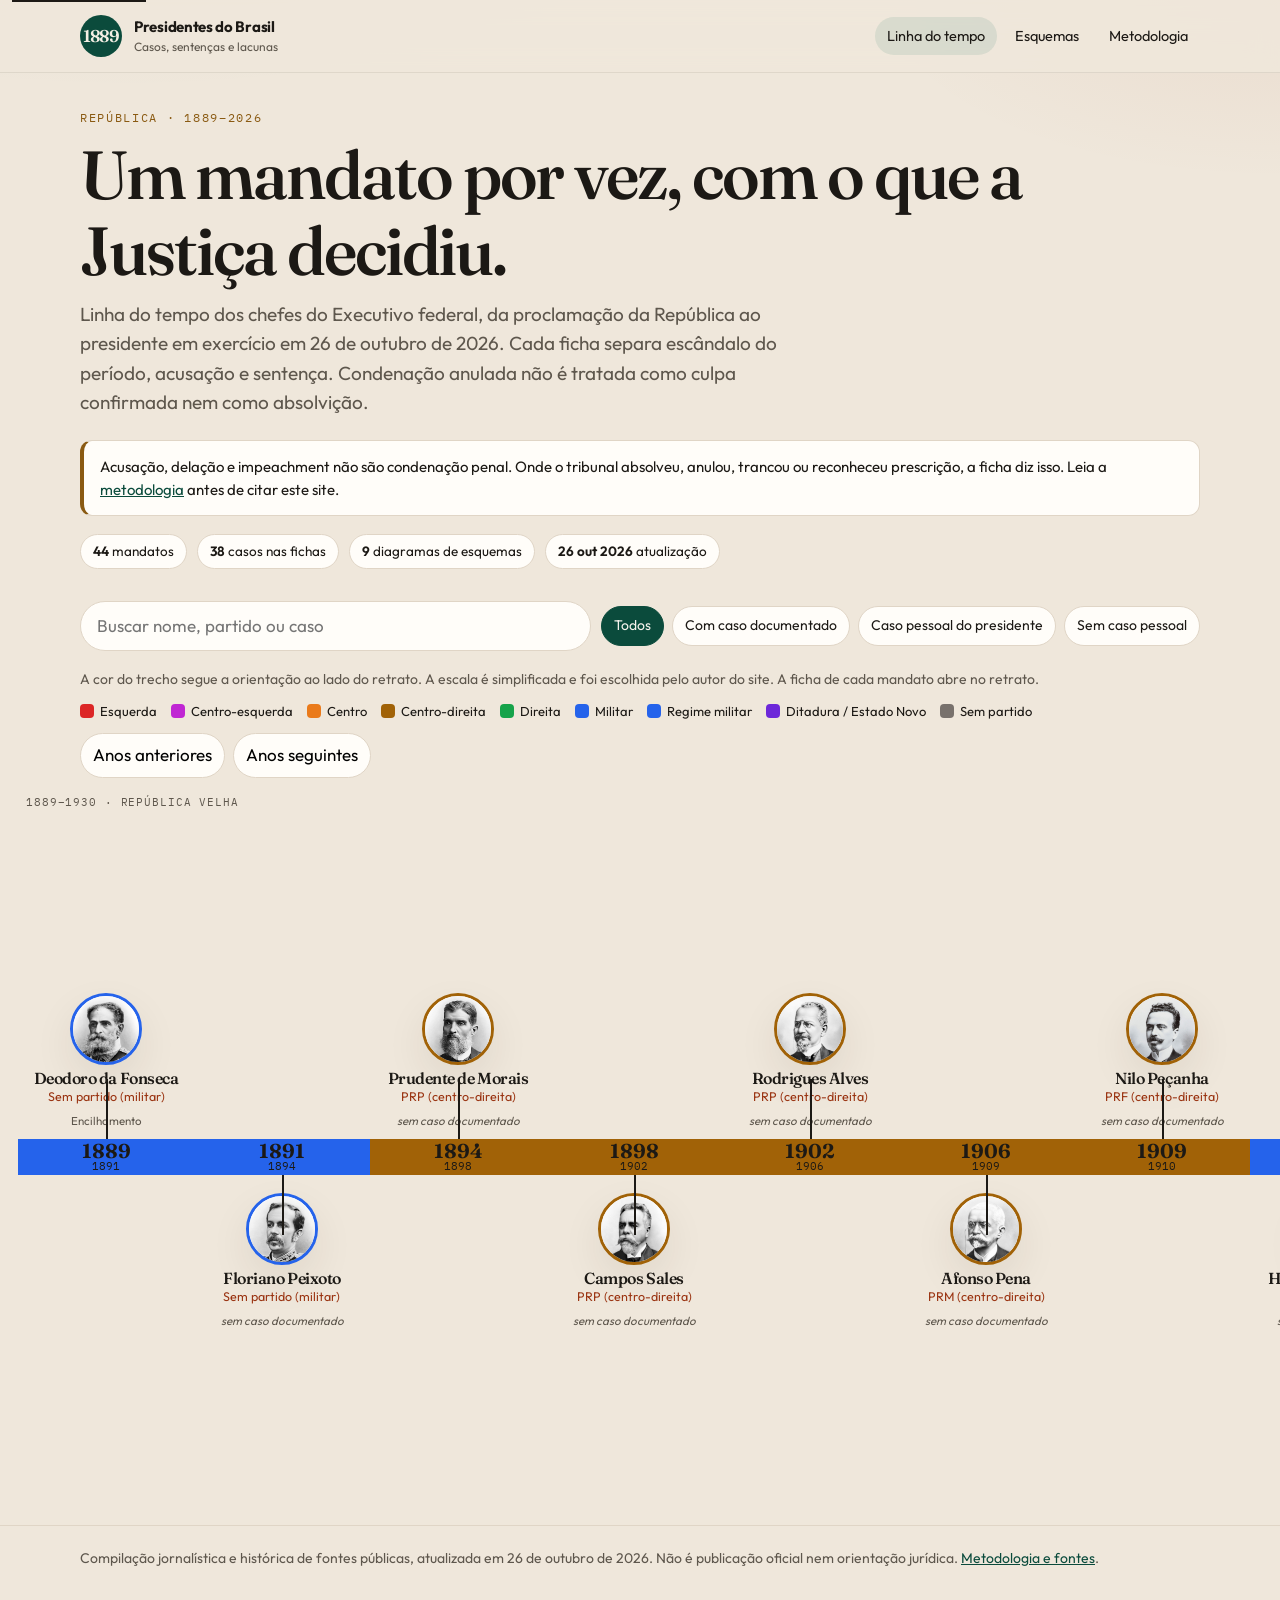
<file: index.html>
<!DOCTYPE html>
<html lang="pt-BR">
<head>
  <meta charset="utf-8">
  <meta name="viewport" content="width=device-width, initial-scale=1">
  <title>Presidentes do Brasil e os casos — linha do tempo</title>
  <meta name="description" content="Linha do tempo neutra dos presidentes do Brasil desde 1889, com os principais casos de corrupção de cada mandato e o status jurídico atual.">
  <link rel="icon" href="favicon.svg" type="image/svg+xml">
  <link rel="preconnect" href="https://fonts.googleapis.com">
  <link rel="preconnect" href="https://fonts.gstatic.com" crossorigin>
  <link href="https://fonts.googleapis.com/css2?family=Fraunces:opsz,wght@9..144,500;9..144,620&family=IBM+Plex+Mono:wght@400;500&family=Outfit:wght@380;520;640&display=swap" rel="stylesheet">
  <link rel="stylesheet" href="css/style.css">
</head>
<body>
  <a class="skip" href="#conteudo">Ir ao conteúdo</a>
  <header class="site-header">
    <div class="wrap header-inner">
      <a class="brand" href="index.html">
        <span class="brand-mark">1889</span>
        <span><strong>Presidentes do Brasil</strong><small>Casos, sentenças e lacunas</small></span>
      </a>
      <nav class="nav" aria-label="Principal">
        <a href="index.html" aria-current="page">Linha do tempo</a>
        <a href="esquemas.html">Esquemas</a>
        <a href="metodologia.html">Metodologia</a>
      </nav>
    </div>
  </header>
  <noscript><p class="noscript">A linha do tempo precisa de JavaScript. A página de metodologia pode ser lida sem ele.</p></noscript>
  <main id="conteudo">
    <section class="view-lista" id="view-lista">
      <div class="wrap hero">
        <p class="kicker">República · 1889–2026</p>
        <h1>Um mandato por vez, com o que a Justiça decidiu.</h1>
        <p class="lede">Linha do tempo dos chefes do Executivo federal, da proclamação da República ao presidente em exercício em 26 de outubro de 2026. Cada ficha separa escândalo do período, acusação e sentença. Condenação anulada não é tratada como culpa confirmada nem como absolvição.</p>
        <p class="notice">Acusação, delação e impeachment não são condenação penal. Onde o tribunal absolveu, anulou, trancou ou reconheceu prescrição, a ficha diz isso. Leia a <a href="metodologia.html">metodologia</a> antes de citar este site.</p>
        <div class="stats" id="stats"></div>
      </div>
      <div class="wrap">
        <div class="toolbar">
          <label class="sr" for="q" style="position:absolute;left:-999px">Buscar</label>
          <input class="search" id="q" type="search" placeholder="Buscar nome, partido ou caso" autocomplete="off">
          <div class="chips" role="group" aria-label="Filtrar mandatos">
            <button class="chip" type="button" data-filter="todos" aria-pressed="true">Todos</button>
            <button class="chip" type="button" data-filter="caso" aria-pressed="false">Com caso documentado</button>
            <button class="chip" type="button" data-filter="pessoal" aria-pressed="false">Caso pessoal do presidente</button>
            <button class="chip" type="button" data-filter="sem" aria-pressed="false">Sem caso pessoal</button>
          </div>
        </div>
        <p class="legend-note">A cor do trecho segue a orientação ao lado do retrato. A escala é simplificada e foi escolhida pelo autor do site. A ficha de cada mandato abre no retrato.</p>
        <ul class="orient-legend" id="orient-legend"></ul>
        <div class="h-controls">
          <button type="button" id="scroll-prev">Anos anteriores</button>
          <button type="button" id="scroll-next">Anos seguintes</button>
        </div>
      </div>
      <div id="timeline" class="h-scroll" tabindex="0" aria-label="Linha do tempo horizontal. Arraste, use a roda do mouse ou deslize para o lado."></div>
    </section>
  </main>
  <footer class="footer">
    <div class="wrap">
      Compilação jornalística e histórica de fontes públicas, atualizada em 26 de outubro de 2026. Não é publicação oficial nem orientação jurídica.
      <a href="metodologia.html">Metodologia e fontes</a>.
    </div>
  </footer>
  <script src="js/presidents.js"></script>
  <script src="js/schemes.js"></script>
  <script src="js/orient.js"></script>
  <script src="js/photos.js"></script>
  <script src="js/app.js"></script>
</body>
</html>
</file>
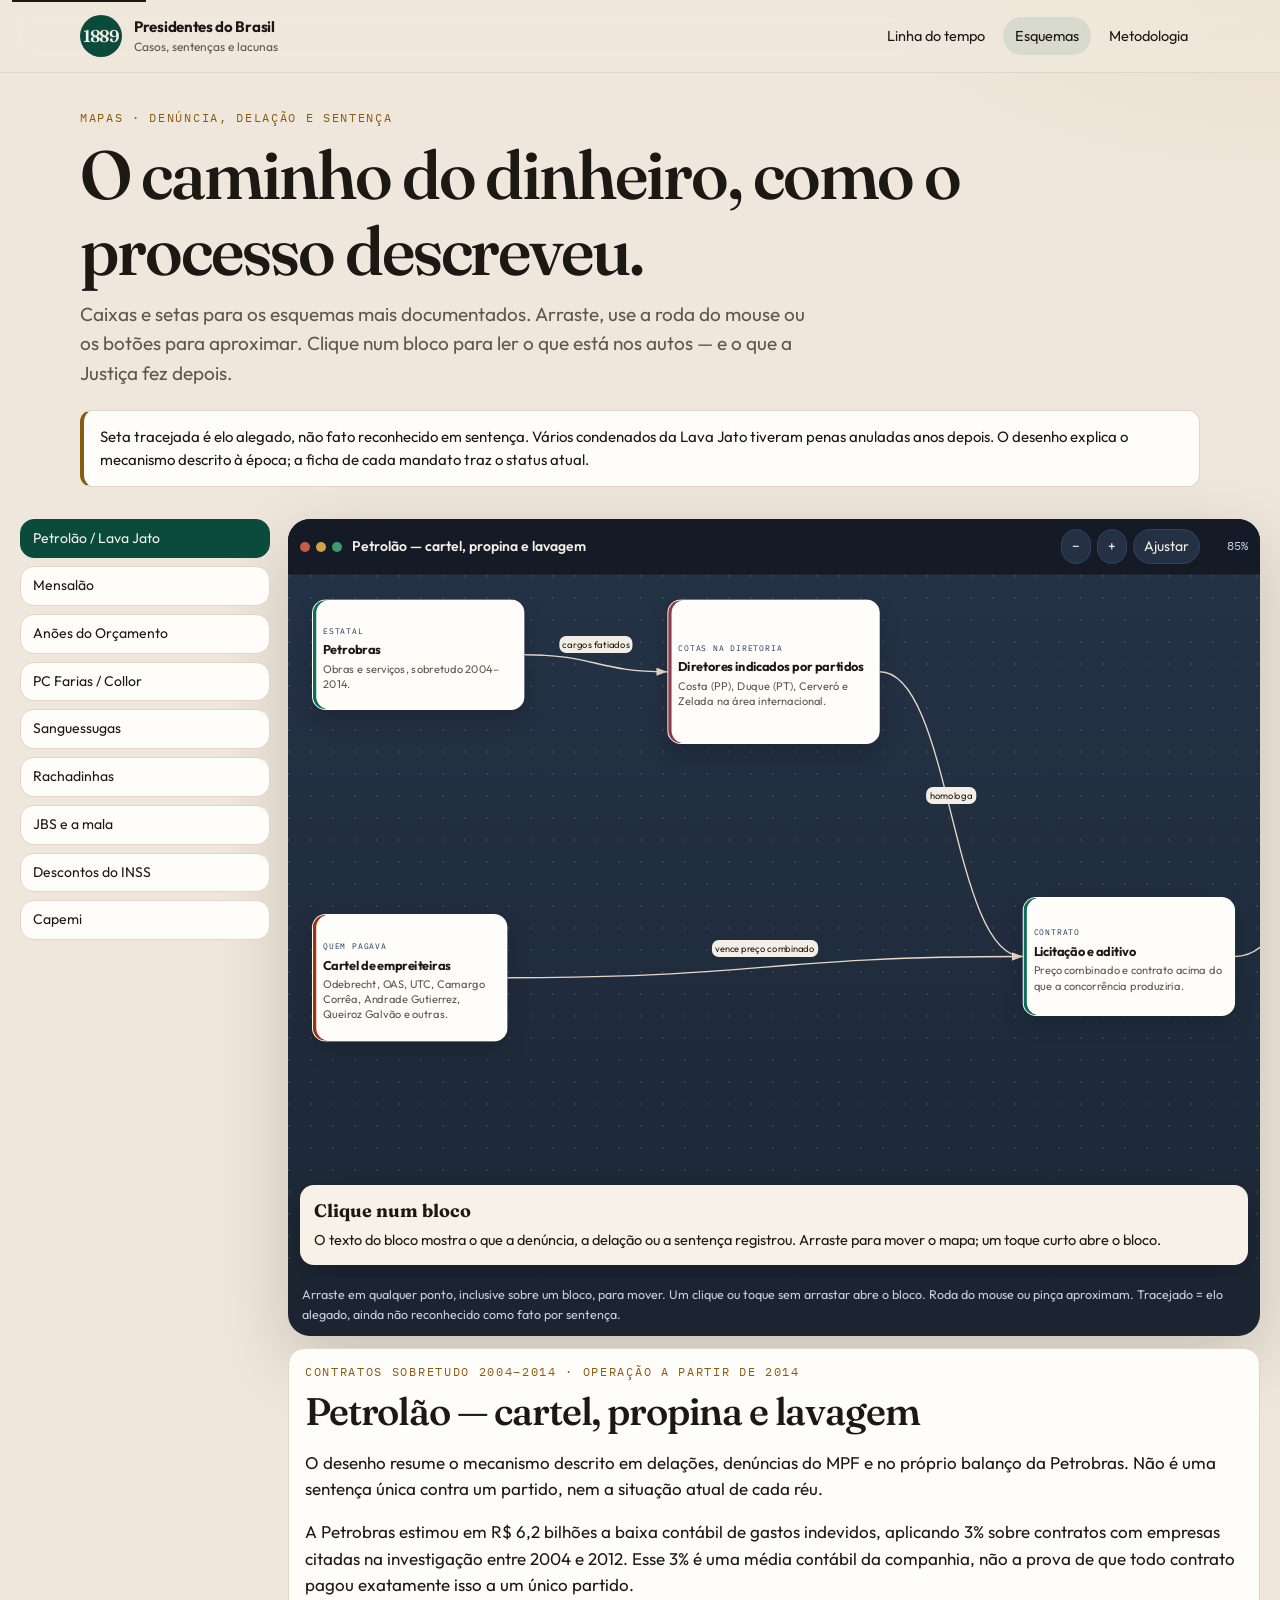
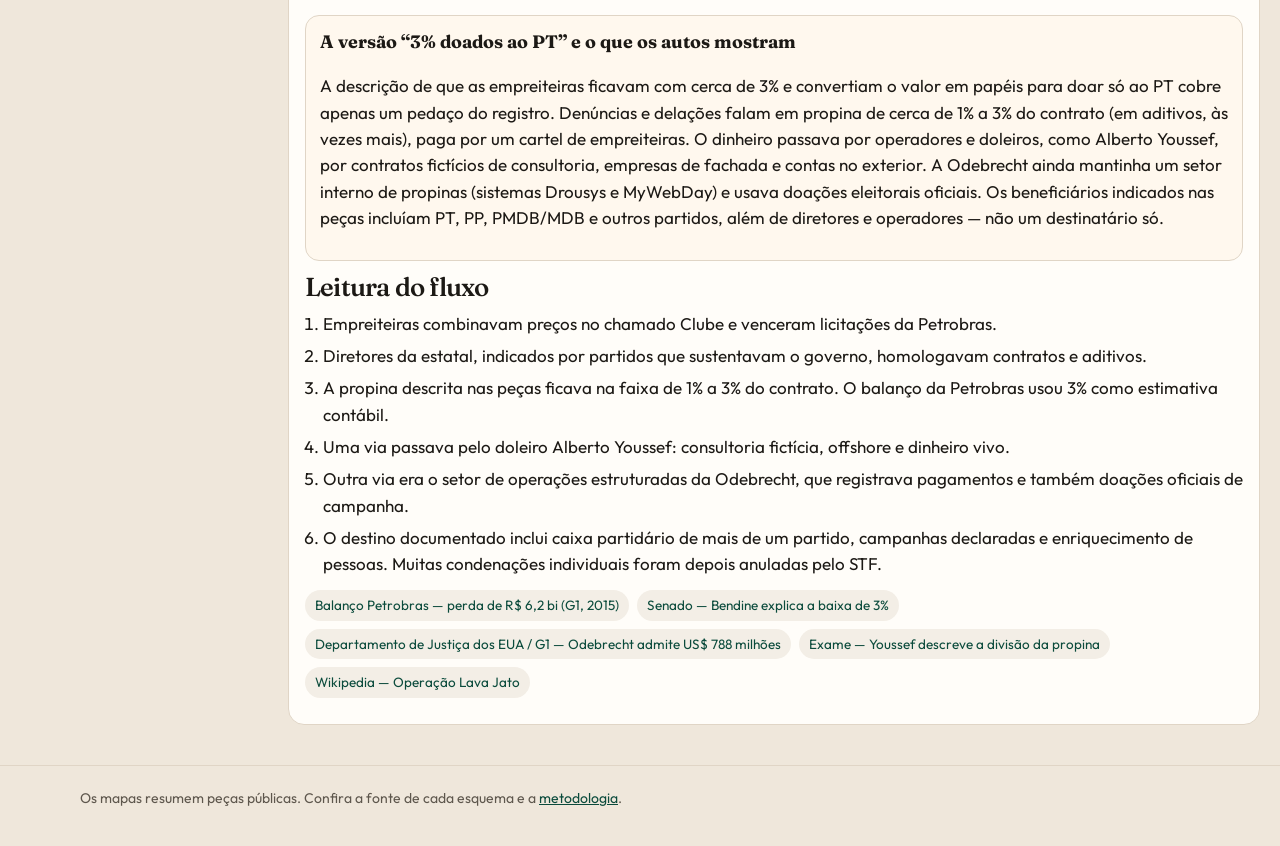
<file: esquemas.html>
<!DOCTYPE html>
<html lang="pt-BR">
<head>
  <meta charset="utf-8">
  <meta name="viewport" content="width=device-width, initial-scale=1">
  <title>Esquemas — mapas do caminho do dinheiro</title>
  <meta name="description" content="Diagramas do caminho do dinheiro nos principais esquemas de corrupção documentados no Brasil, com base em denúncias, delações e sentenças.">
  <link rel="icon" href="favicon.svg" type="image/svg+xml">
  <link rel="preconnect" href="https://fonts.googleapis.com">
  <link rel="preconnect" href="https://fonts.gstatic.com" crossorigin>
  <link href="https://fonts.googleapis.com/css2?family=Fraunces:opsz,wght@9..144,500;9..144,620&family=IBM+Plex+Mono:wght@400;500&family=Outfit:wght@380;520;640&display=swap" rel="stylesheet">
  <link rel="stylesheet" href="css/style.css">
</head>
<body>
  <a class="skip" href="#conteudo">Ir ao conteúdo</a>
  <header class="site-header">
    <div class="wrap header-inner">
      <a class="brand" href="index.html">
        <span class="brand-mark">1889</span>
        <span><strong>Presidentes do Brasil</strong><small>Casos, sentenças e lacunas</small></span>
      </a>
      <nav class="nav" aria-label="Principal">
        <a href="index.html">Linha do tempo</a>
        <a href="esquemas.html" aria-current="page">Esquemas</a>
        <a href="metodologia.html">Metodologia</a>
      </nav>
    </div>
  </header>
  <main id="conteudo">
    <div class="wrap hero">
      <p class="kicker">Mapas · denúncia, delação e sentença</p>
      <h1>O caminho do dinheiro, como o processo descreveu.</h1>
      <p class="lede">Caixas e setas para os esquemas mais documentados. Arraste, use a roda do mouse ou os botões para aproximar. Clique num bloco para ler o que está nos autos — e o que a Justiça fez depois.</p>
      <p class="notice">Seta tracejada é elo alegado, não fato reconhecido em sentença. Vários condenados da Lava Jato tiveram penas anuladas anos depois. O desenho explica o mecanismo descrito à época; a ficha de cada mandato traz o status atual.</p>
    </div>
    <div class="wrap-wide scheme-layout">
      <nav class="scheme-nav" id="scheme-nav" aria-label="Esquemas"></nav>
      <div>
        <div id="map-root"></div>
        <section class="map-detail" id="map-copy"></section>
      </div>
    </div>
  </main>
  <footer class="footer">
    <div class="wrap">Os mapas resumem peças públicas. Confira a fonte de cada esquema e a <a href="metodologia.html">metodologia</a>.</div>
  </footer>
  <script src="js/schemes.js"></script>
  <script src="js/diagrams.js"></script>
  <script src="js/schemes-page.js"></script>
</body>
</html>
</file>
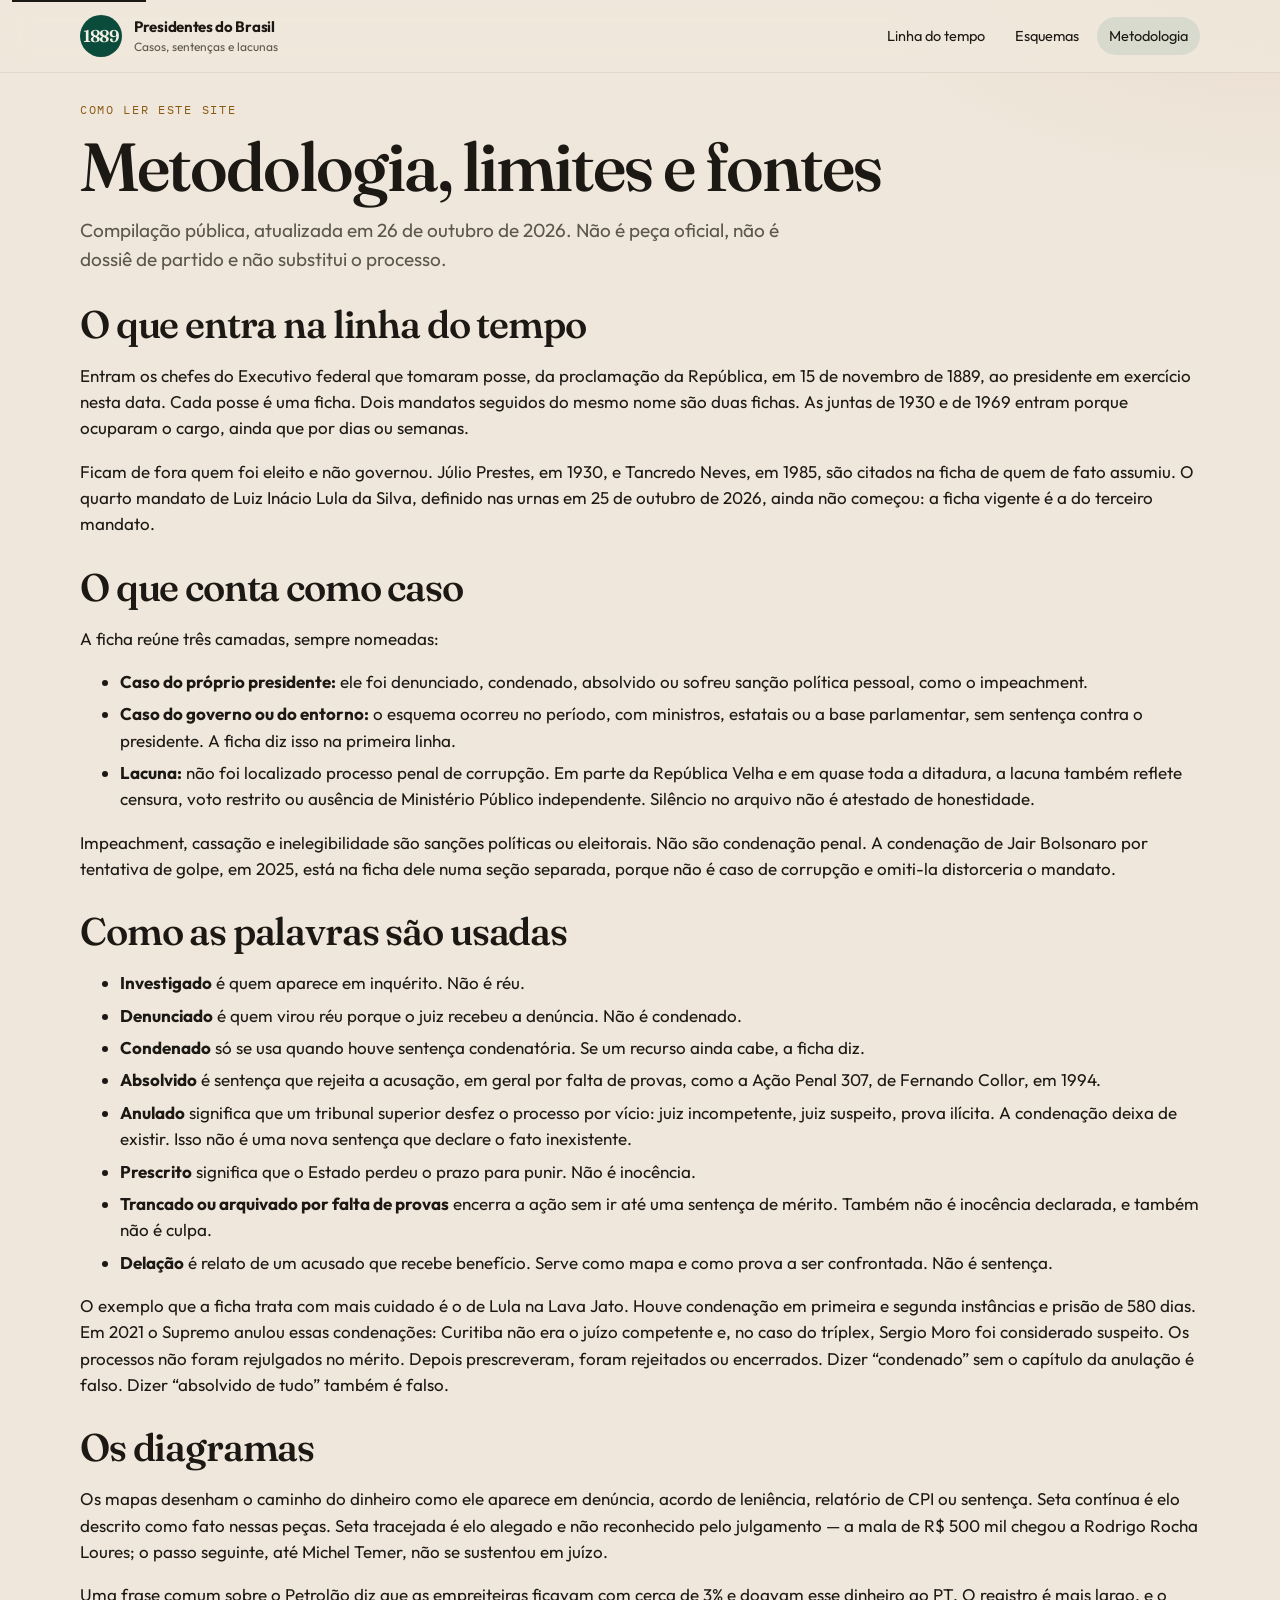
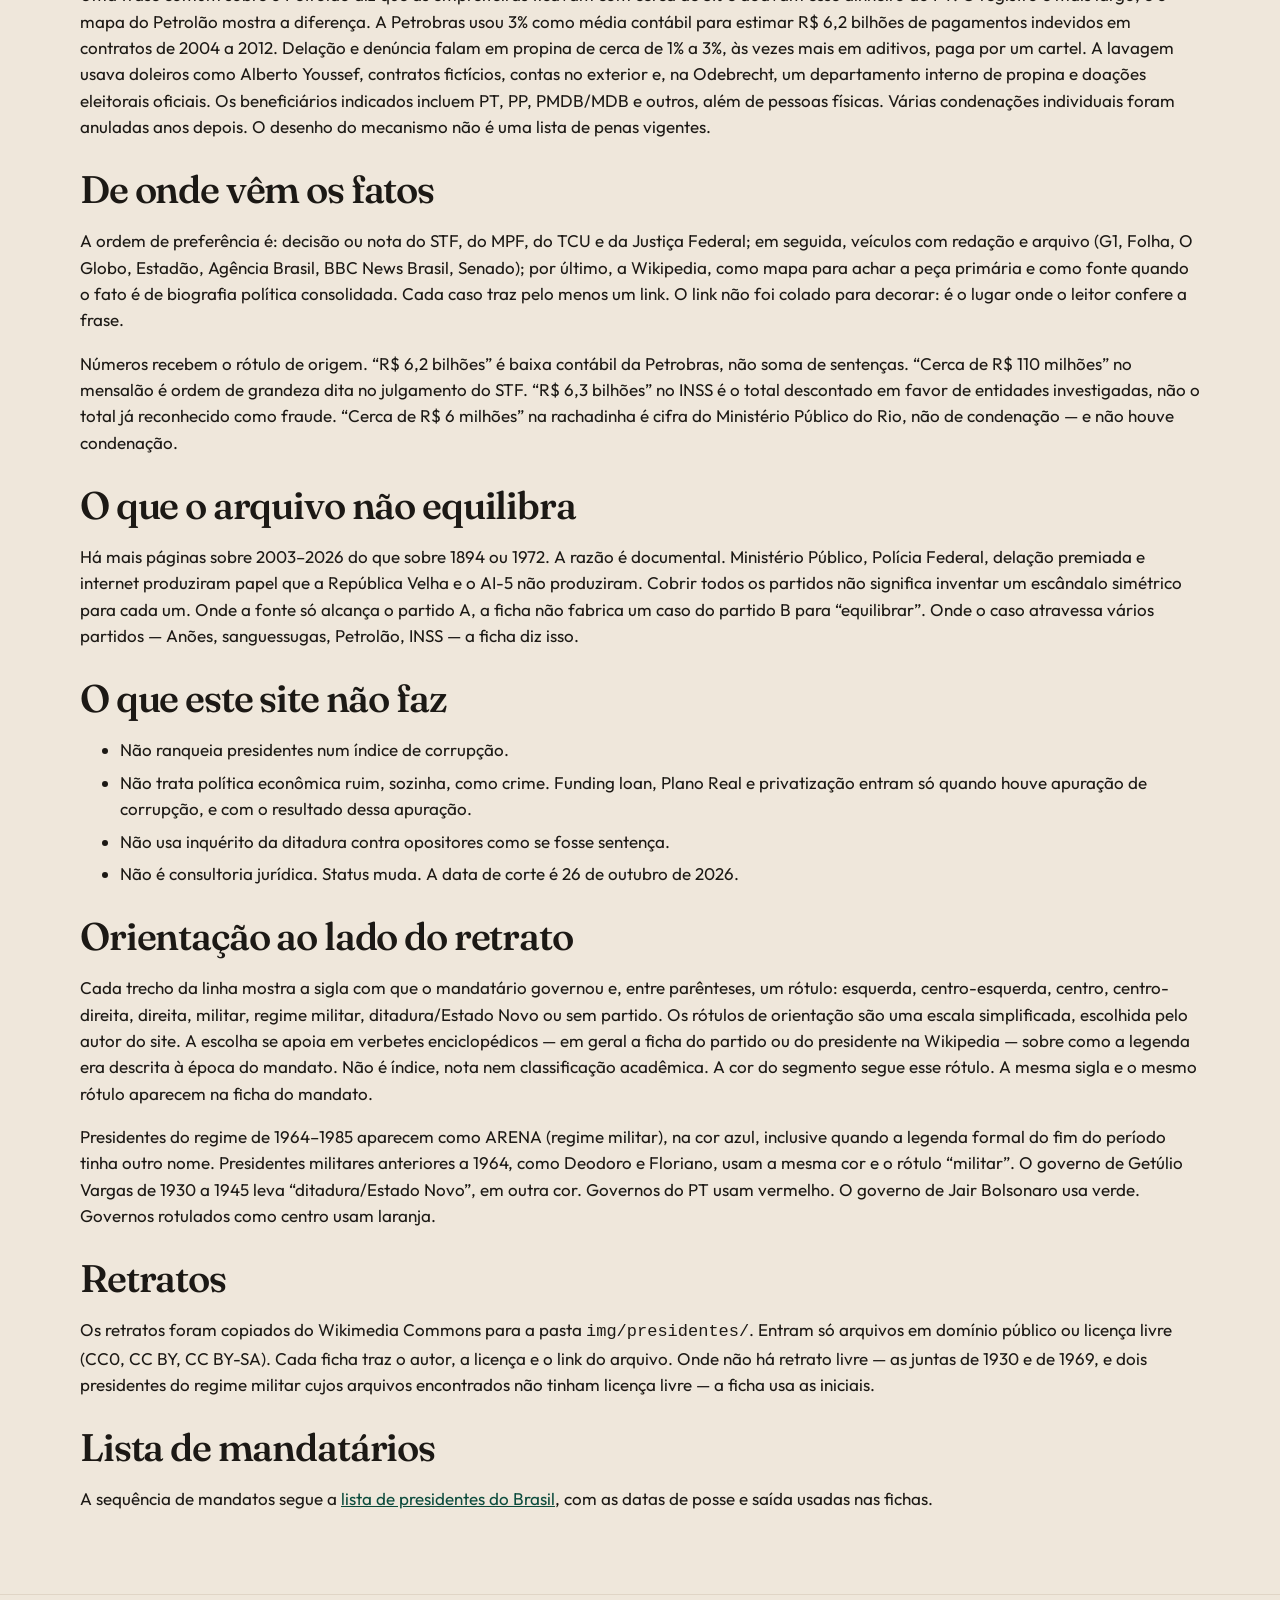
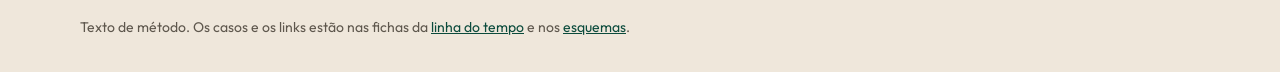
<file: metodologia.html>
<!DOCTYPE html>
<html lang="pt-BR">
<head>
  <meta charset="utf-8">
  <meta name="viewport" content="width=device-width, initial-scale=1">
  <title>Metodologia e fontes — Presidentes do Brasil</title>
  <meta name="description" content="Como este site escolhe casos, o que conta como condenação e quais fontes usa.">
  <link rel="icon" href="favicon.svg" type="image/svg+xml">
  <link rel="preconnect" href="https://fonts.googleapis.com">
  <link rel="preconnect" href="https://fonts.gstatic.com" crossorigin>
  <link href="https://fonts.googleapis.com/css2?family=Fraunces:opsz,wght@9..144,500;9..144,620&family=IBM+Plex+Mono:wght@400;500&family=Outfit:wght@380;520;640&display=swap" rel="stylesheet">
  <link rel="stylesheet" href="css/style.css">
</head>
<body>
  <a class="skip" href="#conteudo">Ir ao conteúdo</a>
  <header class="site-header">
    <div class="wrap header-inner">
      <a class="brand" href="index.html">
        <span class="brand-mark">1889</span>
        <span><strong>Presidentes do Brasil</strong><small>Casos, sentenças e lacunas</small></span>
      </a>
      <nav class="nav" aria-label="Principal">
        <a href="index.html">Linha do tempo</a>
        <a href="esquemas.html">Esquemas</a>
        <a href="metodologia.html" aria-current="page">Metodologia</a>
      </nav>
    </div>
  </header>
  <main id="conteudo" class="wrap longform">
    <p class="kicker">Como ler este site</p>
    <h1>Metodologia, limites e fontes</h1>
    <p class="lede">Compilação pública, atualizada em 26 de outubro de 2026. Não é peça oficial, não é dossiê de partido e não substitui o processo.</p>

    <h2>O que entra na linha do tempo</h2>
    <p>Entram os chefes do Executivo federal que tomaram posse, da proclamação da República, em 15 de novembro de 1889, ao presidente em exercício nesta data. Cada posse é uma ficha. Dois mandatos seguidos do mesmo nome são duas fichas. As juntas de 1930 e de 1969 entram porque ocuparam o cargo, ainda que por dias ou semanas.</p>
    <p>Ficam de fora quem foi eleito e não governou. Júlio Prestes, em 1930, e Tancredo Neves, em 1985, são citados na ficha de quem de fato assumiu. O quarto mandato de Luiz Inácio Lula da Silva, definido nas urnas em 25 de outubro de 2026, ainda não começou: a ficha vigente é a do terceiro mandato.</p>

    <h2>O que conta como caso</h2>
    <p>A ficha reúne três camadas, sempre nomeadas:</p>
    <ul>
      <li><strong>Caso do próprio presidente:</strong> ele foi denunciado, condenado, absolvido ou sofreu sanção política pessoal, como o impeachment.</li>
      <li><strong>Caso do governo ou do entorno:</strong> o esquema ocorreu no período, com ministros, estatais ou a base parlamentar, sem sentença contra o presidente. A ficha diz isso na primeira linha.</li>
      <li><strong>Lacuna:</strong> não foi localizado processo penal de corrupção. Em parte da República Velha e em quase toda a ditadura, a lacuna também reflete censura, voto restrito ou ausência de Ministério Público independente. Silêncio no arquivo não é atestado de honestidade.</li>
    </ul>
    <p>Impeachment, cassação e inelegibilidade são sanções políticas ou eleitorais. Não são condenação penal. A condenação de Jair Bolsonaro por tentativa de golpe, em 2025, está na ficha dele numa seção separada, porque não é caso de corrupção e omiti-la distorceria o mandato.</p>

    <h2>Como as palavras são usadas</h2>
    <ul>
      <li><strong>Investigado</strong> é quem aparece em inquérito. Não é réu.</li>
      <li><strong>Denunciado</strong> é quem virou réu porque o juiz recebeu a denúncia. Não é condenado.</li>
      <li><strong>Condenado</strong> só se usa quando houve sentença condenatória. Se um recurso ainda cabe, a ficha diz.</li>
      <li><strong>Absolvido</strong> é sentença que rejeita a acusação, em geral por falta de provas, como a Ação Penal 307, de Fernando Collor, em 1994.</li>
      <li><strong>Anulado</strong> significa que um tribunal superior desfez o processo por vício: juiz incompetente, juiz suspeito, prova ilícita. A condenação deixa de existir. Isso não é uma nova sentença que declare o fato inexistente.</li>
      <li><strong>Prescrito</strong> significa que o Estado perdeu o prazo para punir. Não é inocência.</li>
      <li><strong>Trancado ou arquivado por falta de provas</strong> encerra a ação sem ir até uma sentença de mérito. Também não é inocência declarada, e também não é culpa.</li>
      <li><strong>Delação</strong> é relato de um acusado que recebe benefício. Serve como mapa e como prova a ser confrontada. Não é sentença.</li>
    </ul>
    <p>O exemplo que a ficha trata com mais cuidado é o de Lula na Lava Jato. Houve condenação em primeira e segunda instâncias e prisão de 580 dias. Em 2021 o Supremo anulou essas condenações: Curitiba não era o juízo competente e, no caso do tríplex, Sergio Moro foi considerado suspeito. Os processos não foram rejulgados no mérito. Depois prescreveram, foram rejeitados ou encerrados. Dizer “condenado” sem o capítulo da anulação é falso. Dizer “absolvido de tudo” também é falso.</p>

    <h2>Os diagramas</h2>
    <p>Os mapas desenham o caminho do dinheiro como ele aparece em denúncia, acordo de leniência, relatório de CPI ou sentença. Seta contínua é elo descrito como fato nessas peças. Seta tracejada é elo alegado e não reconhecido pelo julgamento — a mala de R$ 500 mil chegou a Rodrigo Rocha Loures; o passo seguinte, até Michel Temer, não se sustentou em juízo.</p>
    <p>Uma frase comum sobre o Petrolão diz que as empreiteiras ficavam com cerca de 3% e doavam esse dinheiro ao PT. O registro é mais largo, e o mapa do Petrolão mostra a diferença. A Petrobras usou 3% como média contábil para estimar R$ 6,2 bilhões de pagamentos indevidos em contratos de 2004 a 2012. Delação e denúncia falam em propina de cerca de 1% a 3%, às vezes mais em aditivos, paga por um cartel. A lavagem usava doleiros como Alberto Youssef, contratos fictícios, contas no exterior e, na Odebrecht, um departamento interno de propina e doações eleitorais oficiais. Os beneficiários indicados incluem PT, PP, PMDB/MDB e outros, além de pessoas físicas. Várias condenações individuais foram anuladas anos depois. O desenho do mecanismo não é uma lista de penas vigentes.</p>

    <h2>De onde vêm os fatos</h2>
    <p>A ordem de preferência é: decisão ou nota do STF, do MPF, do TCU e da Justiça Federal; em seguida, veículos com redação e arquivo (G1, Folha, O Globo, Estadão, Agência Brasil, BBC News Brasil, Senado); por último, a Wikipedia, como mapa para achar a peça primária e como fonte quando o fato é de biografia política consolidada. Cada caso traz pelo menos um link. O link não foi colado para decorar: é o lugar onde o leitor confere a frase.</p>
    <p>Números recebem o rótulo de origem. “R$ 6,2 bilhões” é baixa contábil da Petrobras, não soma de sentenças. “Cerca de R$ 110 milhões” no mensalão é ordem de grandeza dita no julgamento do STF. “R$ 6,3 bilhões” no INSS é o total descontado em favor de entidades investigadas, não o total já reconhecido como fraude. “Cerca de R$ 6 milhões” na rachadinha é cifra do Ministério Público do Rio, não de condenação — e não houve condenação.</p>

    <h2>O que o arquivo não equilibra</h2>
    <p>Há mais páginas sobre 2003–2026 do que sobre 1894 ou 1972. A razão é documental. Ministério Público, Polícia Federal, delação premiada e internet produziram papel que a República Velha e o AI-5 não produziram. Cobrir todos os partidos não significa inventar um escândalo simétrico para cada um. Onde a fonte só alcança o partido A, a ficha não fabrica um caso do partido B para “equilibrar”. Onde o caso atravessa vários partidos — Anões, sanguessugas, Petrolão, INSS — a ficha diz isso.</p>

    <h2>O que este site não faz</h2>
    <ul>
      <li>Não ranqueia presidentes num índice de corrupção.</li>
      <li>Não trata política econômica ruim, sozinha, como crime. Funding loan, Plano Real e privatização entram só quando houve apuração de corrupção, e com o resultado dessa apuração.</li>
      <li>Não usa inquérito da ditadura contra opositores como se fosse sentença.</li>
      <li>Não é consultoria jurídica. Status muda. A data de corte é 26 de outubro de 2026.</li>
    </ul>

    <h2>Orientação ao lado do retrato</h2>
    <p>Cada trecho da linha mostra a sigla com que o mandatário governou e, entre parênteses, um rótulo: esquerda, centro-esquerda, centro, centro-direita, direita, militar, regime militar, ditadura/Estado Novo ou sem partido. Os rótulos de orientação são uma escala simplificada, escolhida pelo autor do site. A escolha se apoia em verbetes enciclopédicos — em geral a ficha do partido ou do presidente na Wikipedia — sobre como a legenda era descrita à época do mandato. Não é índice, nota nem classificação acadêmica. A cor do segmento segue esse rótulo. A mesma sigla e o mesmo rótulo aparecem na ficha do mandato.</p>
    <p>Presidentes do regime de 1964–1985 aparecem como ARENA (regime militar), na cor azul, inclusive quando a legenda formal do fim do período tinha outro nome. Presidentes militares anteriores a 1964, como Deodoro e Floriano, usam a mesma cor e o rótulo “militar”. O governo de Getúlio Vargas de 1930 a 1945 leva “ditadura/Estado Novo”, em outra cor. Governos do PT usam vermelho. O governo de Jair Bolsonaro usa verde. Governos rotulados como centro usam laranja.</p>

    <h2>Retratos</h2>
    <p>Os retratos foram copiados do Wikimedia Commons para a pasta <code>img/presidentes/</code>. Entram só arquivos em domínio público ou licença livre (CC0, CC BY, CC BY-SA). Cada ficha traz o autor, a licença e o link do arquivo. Onde não há retrato livre — as juntas de 1930 e de 1969, e dois presidentes do regime militar cujos arquivos encontrados não tinham licença livre — a ficha usa as iniciais.</p>

    <h2>Lista de mandatários</h2>
    <p>A sequência de mandatos segue a <a href="https://pt.wikipedia.org/wiki/Lista_de_presidentes_do_Brasil">lista de presidentes do Brasil</a>, com as datas de posse e saída usadas nas fichas.</p>
  </main>
  <footer class="footer">
    <div class="wrap">Texto de método. Os casos e os links estão nas fichas da <a href="index.html">linha do tempo</a> e nos <a href="esquemas.html">esquemas</a>.</div>
  </footer>
</body>
</html>
</file>
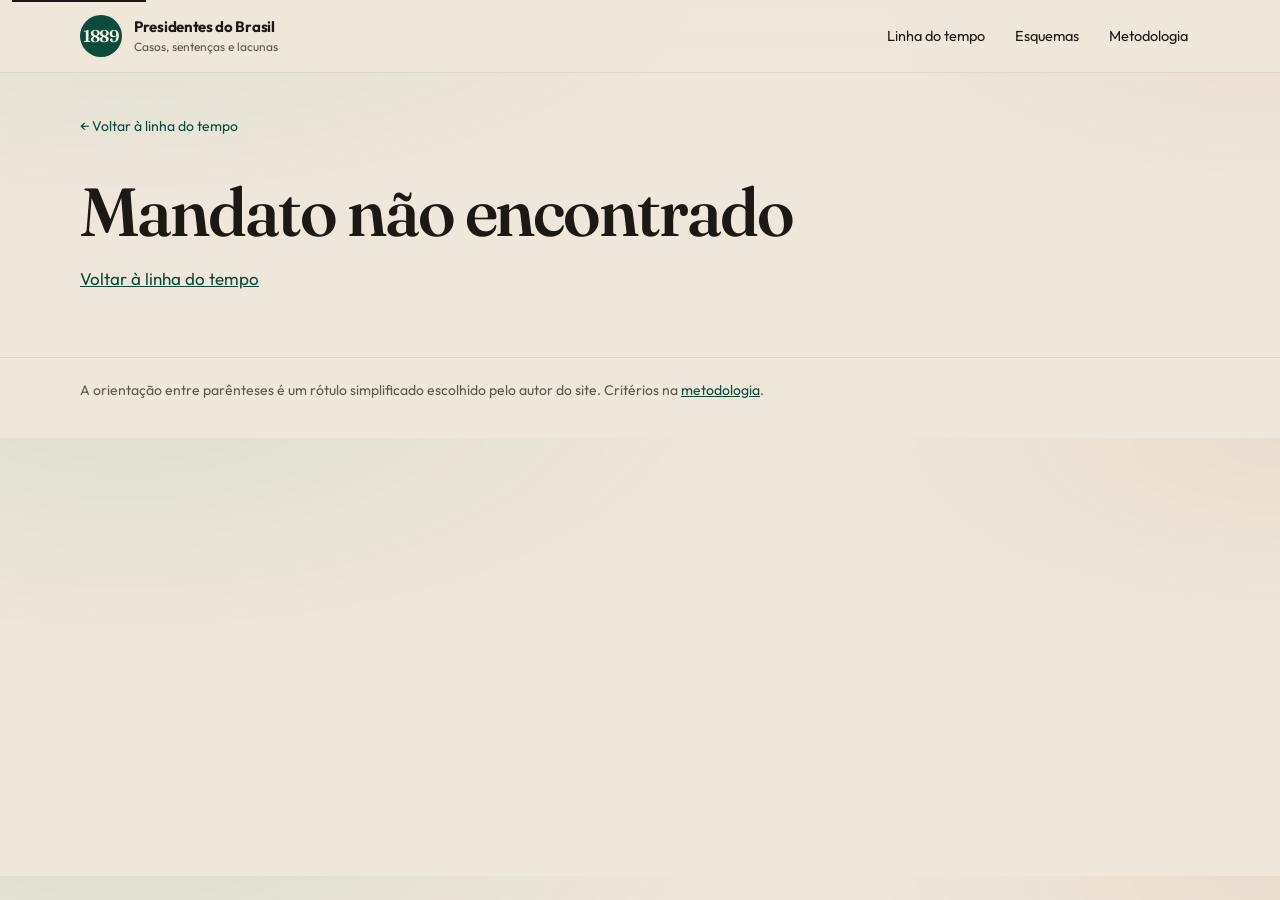
<file: presidente.html>
<!DOCTYPE html>
<html lang="pt-BR">
<head>
  <meta charset="utf-8">
  <meta name="viewport" content="width=device-width, initial-scale=1">
  <title>Mandato — Presidentes do Brasil</title>
  <meta name="description" content="Ficha de um mandato presidencial: casos, status jurídico e fontes.">
  <link rel="icon" href="favicon.svg" type="image/svg+xml">
  <link rel="preconnect" href="https://fonts.googleapis.com">
  <link rel="preconnect" href="https://fonts.gstatic.com" crossorigin>
  <link href="https://fonts.googleapis.com/css2?family=Fraunces:opsz,wght@9..144,500;9..144,620&family=IBM+Plex+Mono:wght@400;500&family=Outfit:wght@380;520;640&display=swap" rel="stylesheet">
  <link rel="stylesheet" href="css/style.css">
</head>
<body>
  <a class="skip" href="#conteudo">Ir ao conteúdo</a>
  <header class="site-header">
    <div class="wrap header-inner">
      <a class="brand" href="index.html">
        <span class="brand-mark">1889</span>
        <span><strong>Presidentes do Brasil</strong><small>Casos, sentenças e lacunas</small></span>
      </a>
      <nav class="nav" aria-label="Principal">
        <a href="index.html">Linha do tempo</a>
        <a href="esquemas.html">Esquemas</a>
        <a href="metodologia.html">Metodologia</a>
      </nav>
    </div>
  </header>
  <main id="conteudo" class="wrap detail">
    <p><a class="back" href="index.html">← Voltar à linha do tempo</a></p>
    <article id="ficha"></article>
  </main>
  <footer class="footer">
    <div class="wrap">A orientação entre parênteses é um rótulo simplificado escolhido pelo autor do site. Critérios na <a href="metodologia.html">metodologia</a>.</div>
  </footer>
  <script src="js/presidents.js"></script>
  <script src="js/orient.js"></script>
  <script src="js/photos.js"></script>
  <script src="js/detail.js"></script>
</body>
</html>
</file>
<file: css/style.css>
:root {
  --bg: #efe7db;
  --bg-2: #f7f1e8;
  --paper: #fffdf9;
  --ink: #1c1915;
  --muted: #5e574d;
  --line: #e0d5c6;
  --green: #0f6e56;
  --green-dark: #0b4b3c;
  --clay: #9a3412;
  --gold: #8a5a12;
  --navy: #1e3a5f;
  --shadow: 0 16px 40px rgba(48, 32, 14, 0.08);
  --serif: "Fraunces", "Iowan Old Style", Palatino, Georgia, serif;
  --sans: "Outfit", "Segoe UI", Helvetica, Arial, sans-serif;
  --mono: "IBM Plex Mono", ui-monospace, monospace;
  --radius: 18px;
  color-scheme: light;
}

* { box-sizing: border-box; }
html { scroll-behavior: smooth; }
body {
  margin: 0;
  background:
    radial-gradient(1200px 500px at 10% -10%, rgba(15, 110, 86, 0.08), transparent 50%),
    radial-gradient(900px 400px at 100% 0%, rgba(154, 52, 18, 0.06), transparent 45%),
    var(--bg);
  color: var(--ink);
  font-family: var(--sans);
  font-size: 17px;
  line-height: 1.55;
}
img { max-width: 100%; }
a { color: var(--green-dark); }
a:hover { color: var(--clay); }
:focus-visible {
  outline: 3px solid #c47b2b;
  outline-offset: 2px;
}
.skip {
  position: absolute;
  left: 12px;
  top: -40px;
  background: var(--ink);
  color: white;
  padding: 8px 12px;
  z-index: 20;
}
.skip:focus { top: 12px; }

.wrap { width: min(1120px, calc(100% - 32px)); margin: 0 auto; }
.wrap-wide { width: min(1240px, calc(100% - 28px)); margin: 0 auto; }

.site-header {
  position: sticky;
  top: 0;
  z-index: 10;
  backdrop-filter: blur(14px);
  background: rgba(239, 231, 219, 0.88);
  border-bottom: 1px solid rgba(28, 25, 21, 0.08);
}
.header-inner {
  display: flex;
  align-items: center;
  justify-content: space-between;
  gap: 16px;
  min-height: 72px;
}
.brand { display: flex; align-items: center; gap: 12px; text-decoration: none; color: inherit; }
.brand-mark {
  width: 42px;
  height: 42px;
  border-radius: 50%;
  display: grid;
  place-items: center;
  background: var(--green-dark);
  color: #f4efe4;
  font-family: var(--serif);
  font-weight: 600;
  letter-spacing: -0.04em;
}
.brand strong { display: block; font-size: 15px; letter-spacing: -0.02em; }
.brand small { display: block; color: var(--muted); font-size: 12px; }
.nav { display: flex; gap: 6px; }
.nav a {
  text-decoration: none;
  color: var(--ink);
  padding: 8px 12px;
  border-radius: 999px;
  font-size: 14.5px;
}
.nav a[aria-current="page"], .nav a:hover { background: rgba(15, 110, 86, 0.1); }

.hero { padding: 36px 0 10px; }
.kicker {
  font-family: var(--mono);
  font-size: 12px;
  letter-spacing: 0.14em;
  text-transform: uppercase;
  color: var(--gold);
  margin: 0 0 8px;
}
h1, h2, h3, h4 { font-family: var(--serif); font-weight: 560; letter-spacing: -0.03em; line-height: 1.12; }
h1 { font-size: clamp(40px, 6vw, 68px); margin: 0 0 12px; }
h2 { font-size: clamp(28px, 3vw, 40px); margin: 0 0 8px; }
h3 { font-size: 26px; margin: 0 0 8px; }
.lede { font-size: 19px; max-width: 740px; color: var(--muted); margin: 0; }
.notice {
  margin: 22px 0 0;
  padding: 14px 16px;
  background: var(--paper);
  border: 1px solid var(--line);
  border-left: 4px solid var(--gold);
  border-radius: 12px;
  color: var(--ink);
  font-size: 15px;
}
.stats { display: flex; flex-wrap: wrap; gap: 10px; margin-top: 18px; }
.stat {
  background: var(--paper);
  border: 1px solid var(--line);
  border-radius: 999px;
  padding: 6px 12px;
  font-size: 13.5px;
}
.stat b { font-weight: 650; }

.toolbar {
  display: flex;
  flex-wrap: wrap;
  gap: 10px;
  align-items: center;
  margin: 22px 0 18px;
}
.search {
  flex: 1 1 240px;
  min-width: 200px;
  background: var(--paper);
  border: 1px solid var(--line);
  border-radius: 999px;
  padding: 11px 16px;
  font: inherit;
  color: inherit;
}
.chips { display: flex; gap: 8px; flex-wrap: wrap; }
.chip, .text-btn, .tool-btn {
  border: 1px solid var(--line);
  background: var(--paper);
  color: var(--ink);
  border-radius: 999px;
  padding: 8px 12px;
  font: inherit;
  font-size: 14px;
  cursor: pointer;
}
.chip[aria-pressed="true"], .text-btn.primary {
  background: var(--green-dark);
  color: #f6f3ec;
  border-color: var(--green-dark);
}
.legend { display: flex; flex-wrap: wrap; gap: 8px; margin: 0 0 18px; }
.pill {
  display: inline-flex;
  align-items: center;
  gap: 6px;
  border-radius: 999px;
  padding: 3px 9px;
  font-size: 12px;
  letter-spacing: 0.01em;
  background: #efeae2;
  color: #3f3a33;
  border: 1px solid transparent;
  white-space: normal;
}
.pill.condenado { background: #f8e4df; color: #7a2e1f; }
.pill.absolvido { background: #e5f4ec; color: #0f5132; }
.pill.anulado, .pill.prescrito, .pill.trancado, .pill.arquivado { background: #f8efd8; color: #6d4d0e; }
.pill.investigado, .pill.denunciado, .pill.andamento { background: #e7eef8; color: #1e3a5f; }
.pill.politico { background: #f3e8f6; color: #5b2a6b; }
.pill.sem { background: #eeeae4; color: #4d483f; }

.era { margin: 8px 0 28px; }
.era-head {
  display: grid;
  grid-template-columns: 200px 1fr;
  gap: 18px;
  margin-bottom: 12px;
  align-items: end;
}
.era-head p { margin: 0; color: var(--muted); font-size: 15px; }
.era-label {
  font-family: var(--mono);
  font-size: 12px;
  letter-spacing: 0.08em;
  text-transform: uppercase;
  color: var(--green-dark);
}
.rail { position: relative; display: flex; flex-direction: column; gap: 12px; margin-left: 200px; padding-left: 28px; }
.rail::before {
  content: "";
  position: absolute;
  left: 6px;
  top: 6px;
  bottom: 6px;
  width: 2px;
  background: linear-gradient(var(--green), #c4b39a);
}
.card {
  position: relative;
  background: var(--paper);
  border: 1px solid var(--line);
  border-radius: var(--radius);
  padding: 16px 16px 14px;
  box-shadow: var(--shadow);
  text-align: left;
  width: 100%;
  font: inherit;
  color: inherit;
  cursor: pointer;
}
.card::before {
  content: "";
  position: absolute;
  left: -27px;
  top: 22px;
  width: 12px;
  height: 12px;
  border-radius: 50%;
  background: var(--paper);
  border: 3px solid var(--green);
}
.card:hover { border-color: #c9bba6; }
.card-top, .meta-row, .card-pills, .source-list, .split, .scheme-nav {
  display: flex; flex-wrap: wrap; gap: 8px; align-items: center;
}
.card-top { justify-content: space-between; }
.years { font-family: var(--mono); font-size: 12.5px; color: var(--muted); }
.card h3 { font-size: 24px; }
.party { color: var(--clay); font-size: 14px; margin: 0 0 6px; }
.card p { margin: 0; color: var(--muted); font-size: 15px; }
.card-pills { margin-top: 10px; }
.empty {
  padding: 28px;
  background: var(--paper);
  border-radius: var(--radius);
  border: 1px dashed var(--line);
}

.detail { padding-bottom: 48px; }
.back {
  display: inline-flex;
  margin: 18px 0;
  text-decoration: none;
  font-size: 14px;
}
.meta-grid {
  display: grid;
  grid-template-columns: repeat(4, 1fr);
  gap: 10px;
  margin: 16px 0 18px;
}
.meta-box {
  background: var(--paper);
  border: 1px solid var(--line);
  border-radius: 14px;
  padding: 12px;
}
.meta-box span { display: block; font-size: 12px; color: var(--muted); text-transform: uppercase; letter-spacing: 0.06em; }
.meta-box strong { display: block; margin-top: 4px; font-size: 15px; font-weight: 600; }
.prose { max-width: 760px; }
.prose p { color: var(--ink); }
.case {
  background: var(--paper);
  border: 1px solid var(--line);
  border-radius: var(--radius);
  padding: 18px;
  margin: 12px 0;
}
.case h3 { font-size: 28px; }
.facts { display: grid; grid-template-columns: 1fr 1fr; gap: 10px; margin-top: 12px; }
.fact { background: var(--bg-2); border-radius: 12px; padding: 10px 12px; }
.fact span { display: block; font-size: 12px; letter-spacing: 0.05em; text-transform: uppercase; color: var(--muted); }
.fact p { margin: 4px 0 0; font-size: 15px; }
.source-list { margin-top: 12px; }
.source-list a {
  font-size: 13.5px;
  background: #f3eee6;
  border-radius: 999px;
  padding: 5px 10px;
  text-decoration: none;
}
.banner {
  background: #14352c;
  color: #f6f3ec;
  border-radius: var(--radius);
  padding: 16px 18px;
  margin: 12px 0;
}
.banner a { color: #d8f3ea; }
.callout {
  border: 1px solid var(--line);
  background: #fff8ee;
  border-radius: 14px;
  padding: 12px 14px;
  margin: 12px 0;
}
.callout strong { font-family: var(--serif); font-size: 18px; }

.scheme-layout { display: grid; grid-template-columns: 250px 1fr; gap: 18px; padding: 22px 0 40px; }
.scheme-nav { flex-direction: column; align-items: stretch; position: sticky; top: 88px; }
.scheme-nav button { text-align: left; border-radius: 14px; }
.map-window {
  background: #1b2430;
  border-radius: 22px;
  overflow: hidden;
  box-shadow: 0 24px 70px rgba(20, 16, 12, 0.18);
  color: #f4efe6;
}
.map-titlebar {
  display: flex;
  align-items: center;
  gap: 10px;
  padding: 10px 12px;
  background: #141b26;
  border-bottom: 1px solid rgba(255,255,255,.06);
}
.dots { display: flex; gap: 6px; }
.dots i { width: 10px; height: 10px; border-radius: 50%; display: block; background: #c45c4a; }
.dots i:nth-child(2) { background: #d2a24a; }
.dots i:nth-child(3) { background: #3f9a6d; }
.map-titlebar strong { font-size: 14px; font-weight: 580; }
.map-tools { margin-left: auto; display: flex; gap: 6px; align-items: center; }
.tool-btn {
  background: #243044;
  color: #f4efe6;
  border-color: #33445c;
  padding: 6px 10px;
}
.zoom-label { font-family: var(--mono); font-size: 12px; color: #c9d3e2; min-width: 42px; text-align: right; }
.map-stage {
  position: relative;
  height: min(78vh, 820px);
  background:
    radial-gradient(circle at 1px 1px, rgba(255,255,255,.09) 1px, transparent 0) 0 0 / 22px 22px,
    linear-gradient(#243246, #1d2836);
  overflow: hidden;
  touch-action: none;
  cursor: grab;
  user-select: none;
  -webkit-user-select: none;
}
.map-stage.dragging, .map-stage.dragging * {
  user-select: none;
  -webkit-user-select: none;
  cursor: grabbing;
}
.map-stage.dragging { cursor: grabbing; }
.map-world { position: absolute; left: 0; top: 0; transform-origin: 0 0; }
.map-edges { position: absolute; left: 0; top: 0; overflow: visible; }
.map-node {
  position: absolute;
  margin: 0;
  text-align: left;
  border-radius: 16px;
  padding: 10px 12px 11px;
  border: 1px solid rgba(255,255,255,.45);
  background: #fffdf9;
  color: var(--ink);
  box-shadow: 0 10px 24px rgba(0,0,0,.18);
  cursor: grab;
  font: inherit;
  user-select: none;
  -webkit-user-select: none;
  -webkit-touch-callout: none;
  touch-action: none;
}
.map-node-detail a {
  display: inline-block;
  margin-top: 8px;
  font-size: 13px;
}
.map-node strong { display: block; font-size: 15px; letter-spacing: -0.02em; line-height: 1.25; }
.map-node em { display: block; margin-top: 4px; font-style: normal; font-size: 13px; color: var(--muted); line-height: 1.35; }
.map-node .tag {
  display: inline-block;
  margin-bottom: 6px;
  font-family: var(--mono);
  font-size: 10px;
  letter-spacing: 0.08em;
  text-transform: uppercase;
  color: var(--navy);
}
.map-node.public { box-shadow: inset 4px 0 0 #0f6e56, 0 10px 24px rgba(0,0,0,.18); }
.map-node.company { box-shadow: inset 4px 0 0 #9a3412, 0 10px 24px rgba(0,0,0,.18); }
.map-node.operator { box-shadow: inset 4px 0 0 #1e3a5f, 0 10px 24px rgba(0,0,0,.18); }
.map-node.launder { box-shadow: inset 4px 0 0 #6b3f78, 0 10px 24px rgba(0,0,0,.18); }
.map-node.politics { box-shadow: inset 4px 0 0 #8c3a4b, 0 10px 24px rgba(0,0,0,.18); }
.map-node.outcome { box-shadow: inset 4px 0 0 #3f4a3c, 0 10px 24px rgba(0,0,0,.18); }
.map-node.alleged { border-style: dashed; border-width: 2px; background: #fffaf3; }
.map-node[aria-pressed="true"] { outline: 3px solid #e0a15a; }
.edge-label {
  font-family: var(--sans);
  font-size: 11px;
  fill: #1c1915;
}
.map-help { color: #c5d0de; font-size: 12.5px; padding: 8px 14px 12px; margin: 0; }
.map-node-detail {
  position: absolute;
  left: 12px;
  right: 12px;
  bottom: 12px;
  z-index: 3;
  background: #f7f1e8;
  color: var(--ink);
  padding: 12px 14px 14px;
  border-radius: 14px;
  box-shadow: 0 12px 30px rgba(0, 0, 0, 0.28);
  max-height: 42%;
  overflow: auto;
}
.map-node-detail strong { font-family: var(--serif); font-size: 18px; }
.map-node-detail p { margin: 4px 0 0; font-size: 14.5px; }
.map-detail {
  background: var(--paper);
  border: 1px solid var(--line);
  border-radius: 16px;
  padding: 14px 16px;
  margin-top: 12px;
}
.map-detail h3 { margin-top: 0; }
.flow { margin: 8px 0 0; padding-left: 18px; }
.flow li { margin: 6px 0; }

.longform { padding: 28px 0 64px; }
.longform h2 { margin-top: 28px; }
.longform li { margin: 6px 0; }
.footer {
  border-top: 1px solid var(--line);
  padding: 22px 0 36px;
  color: var(--muted);
  font-size: 14px;
}
.legend-note { margin: 0 0 10px; color: var(--muted); font-size: 14px; }
.orient-legend { display: flex; flex-wrap: wrap; gap: 8px 14px; list-style: none; margin: 0 0 12px; padding: 0; }
.orient-key { display: inline-flex; align-items: center; gap: 6px; font-size: 13px; }
.orient-key i { width: 14px; height: 14px; border-radius: 4px; display: block; }
.h-controls { display: flex; gap: 8px; margin-bottom: 8px; }
.h-controls button {
  border: 1px solid var(--line);
  background: var(--paper);
  border-radius: 999px;
  padding: 8px 12px;
  font: inherit;
  cursor: pointer;
}
.h-scroll {
  display: flex;
  gap: 0;
  overflow-x: auto;
  overflow-y: hidden;
  padding: 8px 18px 28px;
  scroll-behavior: smooth;
  cursor: grab;
  user-select: none;
  -webkit-user-select: none;
  touch-action: pan-x;
}
.h-scroll.dragging { cursor: grabbing; scroll-behavior: auto; }
.h-era { flex: 0 0 auto; }
.h-era-label {
  font-family: var(--mono);
  font-size: 11px;
  letter-spacing: 0.08em;
  text-transform: uppercase;
  color: var(--muted);
  margin: 0 8px 6px;
}
.h-row { display: flex; height: 680px; }
.h-item {
  position: relative;
  width: 176px;
  flex: 0 0 176px;
  height: 100%;
}
.h-item::before {
  content: "";
  position: absolute;
  left: 0; right: 0;
  top: calc(50% - 18px);
  height: 36px;
  background: var(--seg, #ea7a1a);
}
.h-year {
  position: absolute;
  left: 0; right: 0;
  top: calc(50% - 18px);
  height: 36px;
  display: flex;
  flex-direction: column;
  align-items: center;
  justify-content: center;
  z-index: 2;
  pointer-events: none;
  color: #1c1915;
  line-height: 1;
}
.h-year strong { font-family: var(--serif); font-size: 20px; font-weight: 650; }
.h-year small { font-family: var(--mono); font-size: 11px; }
.h-tick {
  position: absolute;
  left: 50%;
  width: 2px;
  background: #1c1915;
  z-index: 1;
}
.h-item.above .h-tick { top: calc(50% - 78px); height: 60px; }
.h-item.below .h-tick { top: calc(50% + 18px); height: 60px; }
.h-card {
  position: absolute;
  left: 8px;
  right: 8px;
  display: flex;
  flex-direction: column;
  align-items: center;
  text-align: center;
  gap: 4px;
}
.h-item.above .h-card { bottom: calc(50% + 28px); }
.h-item.below .h-card { top: calc(50% + 36px); }
.portrait {
  width: 72px;
  height: 72px;
  border-radius: 50%;
  overflow: hidden;
  display: grid;
  place-items: center;
  background: #fff;
  border: 3px solid var(--seg, #1c1915);
  box-shadow: var(--shadow);
  text-decoration: none;
  color: inherit;
}
.portrait img { width: 100%; height: 100%; object-fit: cover; object-position: center top; }
.avatar {
  width: 72px; height: 72px; display: grid; place-items: center;
  font-family: var(--serif); font-size: 22px; background: #f3eee6;
}
.h-who h3 { font-size: 16px; margin: 0; line-height: 1.15; }
.h-party { margin: 0; color: var(--clay); font-size: 12.5px; }
.h-cases { list-style: none; margin: 4px 0 0; padding: 0; width: 100%; }
.h-cases li {
  font-size: 11.5px;
  color: var(--muted);
  margin: 0;
  line-height: 1.25;
}
.h-cases li.none { font-style: italic; }
.detail-head { display: flex; gap: 18px; align-items: flex-start; margin-top: 8px; }
.detail-portrait { width: 180px; flex: 0 0 180px; }
.detail-portrait img, .avatar-lg {
  width: 160px; height: 200px; object-fit: cover; object-position: center top;
  border-radius: 16px; border: 4px solid var(--line); display: block; background: #f3eee6;
}
.avatar-lg { display: grid; place-items: center; font-family: var(--serif); font-size: 42px; }
.credit { font-size: 12px; color: var(--muted); margin: 6px 0 0; }
.party-detail { margin: 0; color: var(--muted); font-size: 14px; }
.detail { padding-top: 8px; }

.noscript {
  margin: 12px auto;
  width: min(1120px, calc(100% - 32px));
  background: #fff4f0;
  border: 1px solid #efc7bb;
  padding: 12px 14px;
  border-radius: 12px;
}

@media (max-width: 900px) {
  .era-head, .meta-grid, .facts, .scheme-layout { grid-template-columns: 1fr; }
  .rail { margin-left: 0; }
  .scheme-nav { position: static; flex-direction: row; overflow: auto; flex-wrap: nowrap; padding-bottom: 4px; }
  .scheme-nav button { white-space: nowrap; }
  .header-inner { min-height: 64px; }
  .nav a { padding: 7px 9px; }
  .map-stage { height: 70vh; }
}
@media (max-width: 640px) {
  body { font-size: 16px; }
  .brand small { display: none; }
  h1 { font-size: 36px; }
  .card h3 { font-size: 22px; }
}
@media (prefers-reduced-motion: reduce) {
  html { scroll-behavior: auto; }
}
</file>
